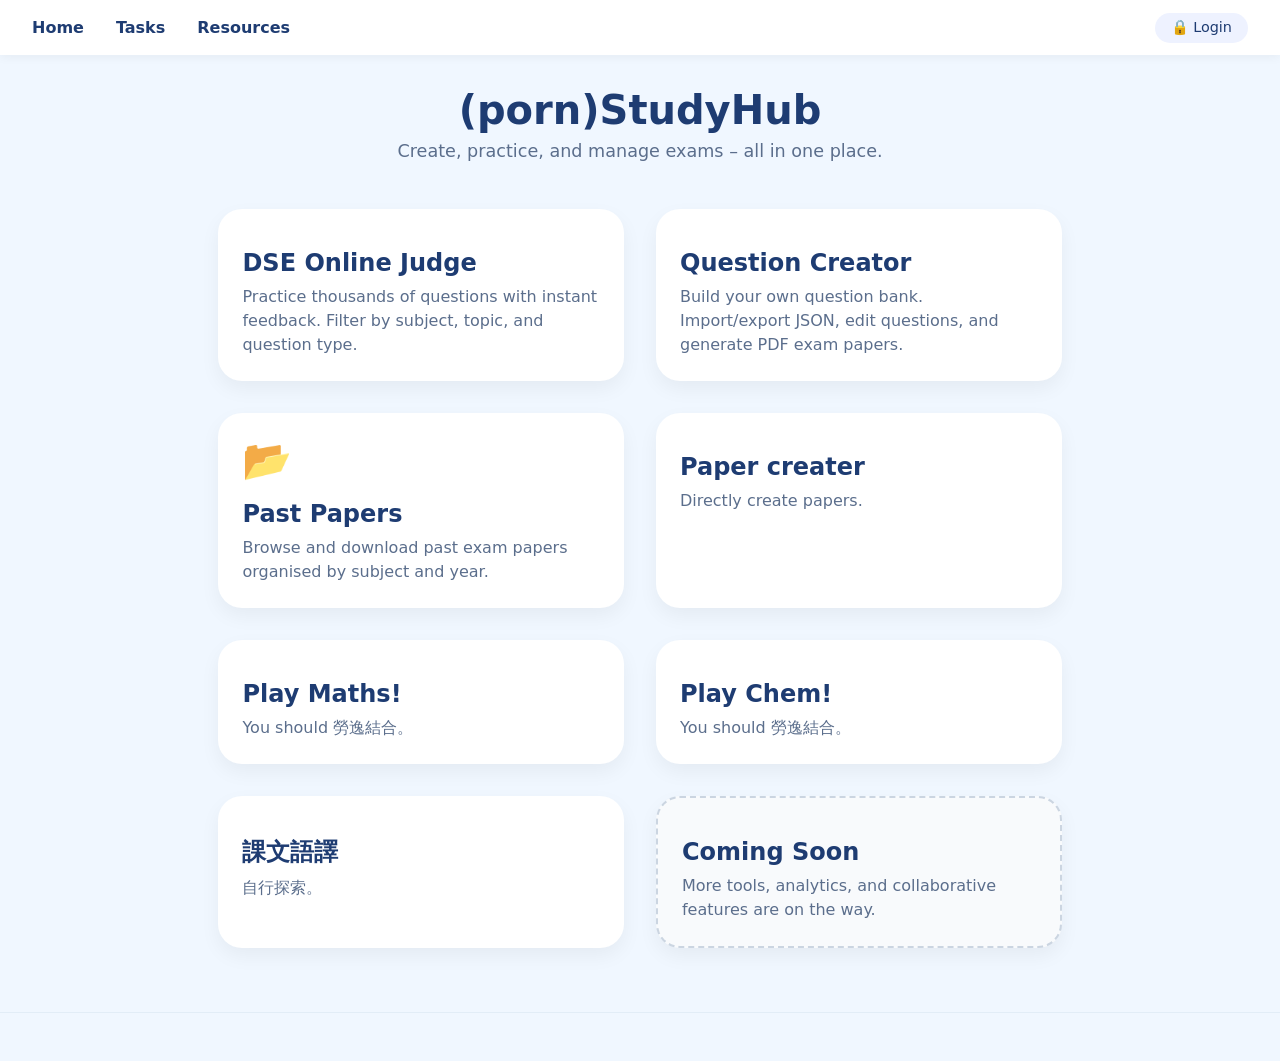
<file: index.html>
<!DOCTYPE html>
<html lang="en">
<head>
    <meta charset="UTF-8">
    <meta name="viewport" content="width=device-width, initial-scale=1.0, user-scalable=yes">
    <title>Home | Quiz Maker Hub</title>
    <style>
        * {
            margin: 0;
            padding: 0;
            box-sizing: border-box;
            font-family: 'Segoe UI', 'Roboto', system-ui, sans-serif;
        }

        body {
            background: #f0f7ff;
            min-height: 100vh;
            display: flex;
            flex-direction: column;
        }

        /* Top Bar */
        .top-bar {
            background: white;
            box-shadow: 0 2px 10px rgba(0,0,0,0.05);
            padding: 0.8rem 2rem;
            display: flex;
            justify-content: space-between;
            align-items: center;
            flex-wrap: wrap;
            gap: 1rem;
        }

        .nav-links {
            display: flex;
            gap: 2rem;
            align-items: center;
        }

        .nav-links a {
            text-decoration: none;
            color: #1e3c72;
            font-weight: 600;
            transition: color 0.2s;
        }

        .nav-links a:hover {
            color: #2c7da0;
        }

        .login-area {
            position: relative;
        }

        .login-button {
            background: #eef2ff;
            padding: 0.4rem 1rem;
            border-radius: 2rem;
            font-size: 0.9rem;
            color: #1e3c72;
            cursor: pointer;
            transition: background 0.2s;
        }

        .login-button:hover {
            background: #e0e8ff;
        }

        /* Dropdown menu */
        .dropdown-menu {
            position: absolute;
            top: 100%;
            right: 0;
            background: white;
            border-radius: 1rem;
            box-shadow: 0 4px 12px rgba(0,0,0,0.1);
            padding: 0.5rem 0;
            min-width: 120px;
            display: none;
            z-index: 10;
        }

        .dropdown-menu a {
            display: block;
            padding: 0.5rem 1rem;
            text-decoration: none;
            color: #1e3c72;
            transition: background 0.2s;
        }

        .dropdown-menu a:hover {
            background: #f0f4fa;
        }

        /* Modal overlay */
        .modal {
            display: none;
            position: fixed;
            top: 0;
            left: 0;
            width: 100%;
            height: 100%;
            background: rgba(0,0,0,0.5);
            z-index: 100;
            align-items: center;
            justify-content: center;
        }

        .modal-content {
            background: white;
            border-radius: 1.5rem;
            padding: 2rem;
            width: 90%;
            max-width: 400px;
            box-shadow: 0 20px 35px rgba(0,0,0,0.2);
        }

        .modal-content h3 {
            margin-bottom: 1rem;
            color: #1e3c72;
        }

        .modal-content input {
            width: 100%;
            padding: 0.6rem 0.8rem;
            margin-bottom: 1rem;
            border: 1.5px solid #dfe7ef;
            border-radius: 1rem;
            font-size: 0.9rem;
        }

        .modal-content button {
            width: 100%;
            background: #2c7da0;
            color: white;
            border: none;
            padding: 0.6rem;
            border-radius: 2rem;
            font-weight: 600;
            cursor: pointer;
            transition: background 0.2s;
        }

        .modal-content button:hover {
            background: #1f5e7a;
        }

        .close-modal {
            margin-top: 1rem;
            background: none;
            color: #5b6e8c;
            border: 1px solid #cbd5e1;
        }

        /* Main content (same as before) */
        .container {
            max-width: 1200px;
            margin: 0 auto;
            padding: 2rem 1rem;
            flex: 1;
        }

        .hero {
            text-align: center;
            margin-bottom: 3rem;
        }

        .hero h1 {
            font-size: 2.5rem;
            color: #1e3c72;
            margin-bottom: 0.5rem;
        }

        .hero p {
            color: #5b6e8c;
            font-size: 1.1rem;
        }

        .features {
            display: grid;
            grid-template-columns: repeat(auto-fit, minmax(300px, 1fr));
            gap: 2rem;
        }

        .card {
            background: white;
            border-radius: 1.5rem;
            padding: 1.5rem;
            box-shadow: 0 8px 20px rgba(0,0,0,0.05);
            transition: transform 0.2s, box-shadow 0.2s;
            text-decoration: none;
            color: inherit;
            display: block;
        }

        .card:hover {
            transform: translateY(-5px);
            box-shadow: 0 12px 28px rgba(0,0,0,0.1);
        }

        .card-icon {
            font-size: 2.5rem;
            margin-bottom: 1rem;
        }

        .card h3 {
            font-size: 1.5rem;
            margin-bottom: 0.5rem;
            color: #1e3c72;
        }

        .card p {
            color: #5b6e8c;
            line-height: 1.5;
        }

        footer {
            text-align: center;
            padding: 1.5rem;
            color: #8ba0bc;
            border-top: 1px solid #e2edf7;
            margin-top: 2rem;
        }

        @media (max-width: 700px) {
            .top-bar {
                flex-direction: column;
                text-align: center;
            }
            .nav-links {
                justify-content: center;
            }
            .hero h1 {
                font-size: 2rem;
            }
        }
    </style>
</head>
<body>
    <div class="top-bar">
        <div class="nav-links">
            <a href="index.html">Home</a>
            <a href="./task/index.html">Tasks</a>
            <a href="resources.html">Resources</a>
        </div>
        <div class="login-area" id="loginArea">
            <div class="login-button" id="loginButton">Loading...</div>
            <div class="dropdown-menu" id="dropdownMenu">
                <a href="#" id="logoutLink">Logout</a>
            </div>
        </div>
    </div>

    <!-- Login Modal -->
    <div id="loginModal" class="modal">
        <div class="modal-content">
            <h3>Login</h3>
            <input type="text" id="usernameInput" placeholder="Username">
            <input type="password" id="passwordInput" placeholder="Password">
            <button id="loginSubmit">Login</button>
            <button class="close-modal" id="closeModalBtn">Cancel</button>
        </div>
    </div>

    <div class="container">
        <div class="hero">
            <h1>(porn)StudyHub</h1>
            <p>Create, practice, and manage exams – all in one place.</p>
        </div>

        <div class="features">
            <a href="./oj/index.html" class="card">
                <div class="card-icon"></div>
                <h3>DSE Online Judge</h3>
                <p>Practice thousands of questions with instant feedback. Filter by subject, topic, and question type.</p>
            </a>
            <a href="./create" class="card">
                <div class="card-icon"></div>
                <h3>Question Creator</h3>
                <p>Build your own question bank. Import/export JSON, edit questions, and generate PDF exam papers.</p>
            </a>
            <a href="./pastpaper/index.html" class="card">
                <div class="card-icon">📂</div>
                <h3>Past Papers</h3>
                <p>Browse and download past exam papers organised by subject and year.</p>
            </a>
            <a href="./paper/index.html" class="card">
                <div class="card-icon"></div>
                <h3>Paper creater</h3>
                <p>Directly create papers.</p>
            </a>
            <a href="./games_hrd/index.html" class="card">
                <div class="card-icon"></div>
                <h3>Play Maths!</h3>
                <p>You should 勞逸結合。</p>
            </a>
            <a href="./games_chem/index.html" class="card">
                <div class="card-icon"></div>
                <h3>Play Chem!</h3>
                <p>You should 勞逸結合。</p>
            </a>
            <a href="./c_tsl/index.html" class="card">
                <div class="card-icon"></div>
                <h3>課文語譯</h3>
                <p>自行探索。</p>
            </a>
            <div class="card" style="background: #f8fafc; border: 2px dashed #cbd5e1;">
                <div class="card-icon"></div>
                <h3>Coming Soon</h3>
                <p>More tools, analytics, and collaborative features are on the way.</p>
            </div>
            
        </div>
    </div>

    <footer>
        
    </footer>
    
    <script src="account.js"></script>
    <script>
      
        // DOM elements
        const loginButton = document.getElementById('loginButton');
        const dropdownMenu = document.getElementById('dropdownMenu');
        const loginModal = document.getElementById('loginModal');
        const usernameInput = document.getElementById('usernameInput');
        const passwordInput = document.getElementById('passwordInput');
        const loginSubmit = document.getElementById('loginSubmit');
        const closeModalBtn = document.getElementById('closeModalBtn');
        const logoutLink = document.getElementById('logoutLink');

        // Update UI based on currentUser
        function updateUI() {
            if (currentUser) {
                loginButton.textContent = `👤 ${currentUser.username}`;
                dropdownMenu.style.display = 'none'; // hide dropdown initially
            } else {
                loginButton.textContent = `🔒 Login`;
                dropdownMenu.style.display = 'none';
            }
        }

        // Show dropdown on click (only if logged in)
        loginButton.addEventListener('click', (e) => {
            e.stopPropagation();
            if (currentUser) {
                // Toggle dropdown
                dropdownMenu.style.display = dropdownMenu.style.display === 'block' ? 'none' : 'block';
            } else {
                // Show login modal
                loginModal.style.display = 'flex';
            }
        });

        // Hide dropdown when clicking elsewhere
        document.addEventListener('click', (e) => {
            if (!loginArea.contains(e.target)) {
                dropdownMenu.style.display = 'none';
            }
        });

        // Login submission
        loginSubmit.addEventListener('click', () => {
            const username = usernameInput.value.trim();
            const password = passwordInput.value.trim();
            const user = authenticate(username, password);
            if (user) {
                saveCurrentUser(user);
                updateUI();
                loginModal.style.display = 'none';
                usernameInput.value = '';
                passwordInput.value = '';
            } else {
                alert('Invalid username or password');
            }
        });

        // Close modal
        function closeModal() {
            loginModal.style.display = 'none';
        }
        closeModalBtn.addEventListener('click', closeModal);
        window.addEventListener('click', (e) => {
            if (e.target === loginModal) closeModal();
        });

        // Logout
        logoutLink.addEventListener('click', (e) => {
            e.preventDefault();
            saveCurrentUser(null);
            updateUI();
            dropdownMenu.style.display = 'none';
        });

        // Initial update
        updateUI();
    </script>
</body>
</html>
</file>
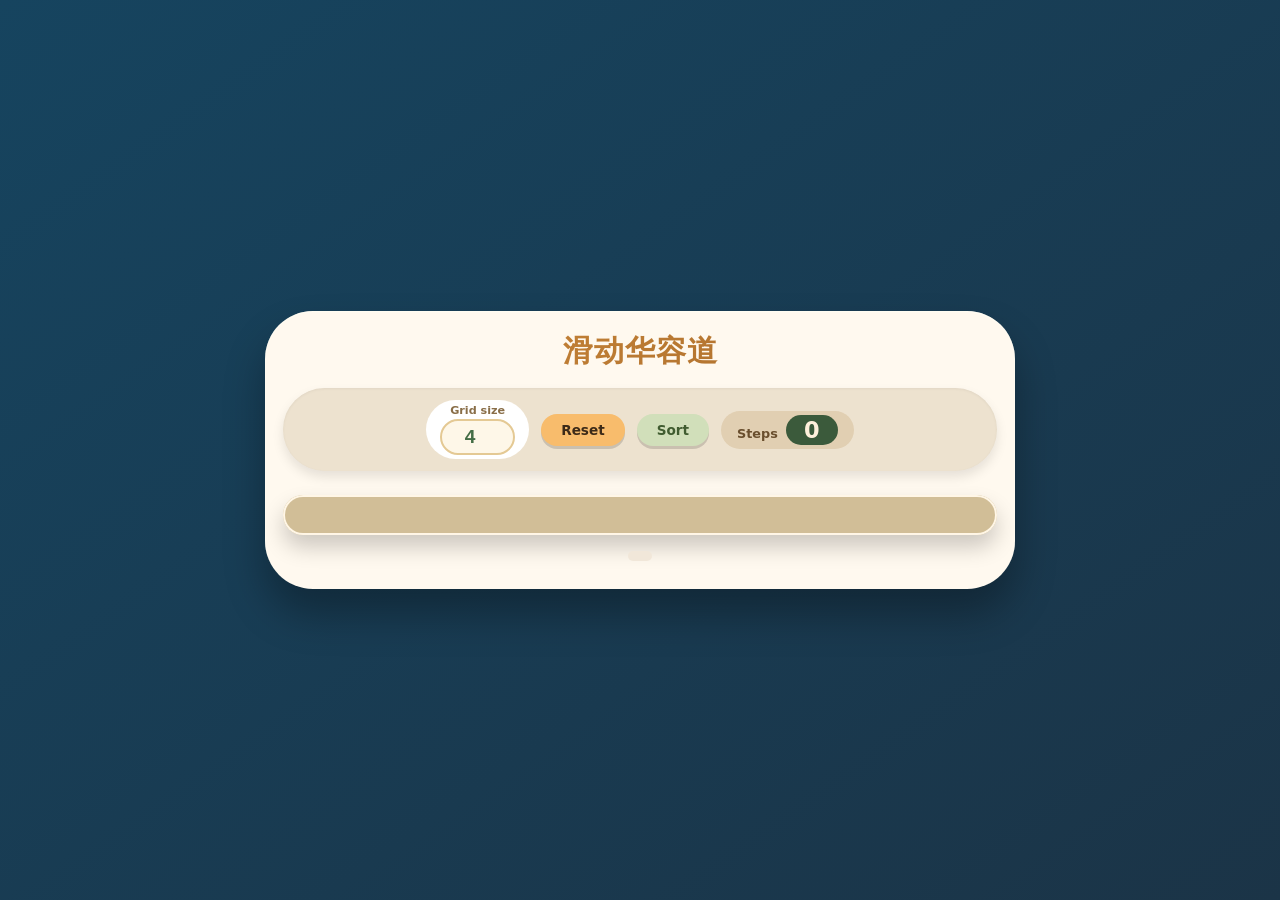
<file: games_hrd/index.html>
<!DOCTYPE html>
<html lang="zh-CN">
<head>
    <meta charset="UTF-8">
    <meta name="viewport" content="width=device-width, initial-scale=1.0, user-scalable=no, viewport-fit=cover">
    <title>game#1</title>
    <link rel="stylesheet" href="styles.css">
</head>
<body>
    <div class="game-container">
        <div class="game-card">
            <div class="header">
                <h1>滑动华容道</h1>
                <p class="subtitle"></p>
            </div>

            <div class="toolbar">
                <div class="size-control">
                    <label>Grid size</label>
                    <input type="number" id="gridSize" min="2" max="8" value="4" step="1">
                </div>
                <button id="randomBtn" class="btn primary">Reset</button>
                <button id="resetBtn" class="btn secondary">Sort</button>
                <div class="step-box">
                    <span>Steps</span>
                    <strong id="stepCount">0</strong>
                </div>
            </div>

            <!-- 拼图网格区域 -->
            <div id="puzzleGrid" class="puzzle-grid"></div>

            <div id="victoryToast" class="victory-toast hidden">Victory!</div>
            <div class="hint"></div>
        </div>
    </div>

    <script src="script.js"></script>
</body>
</html>
</file>
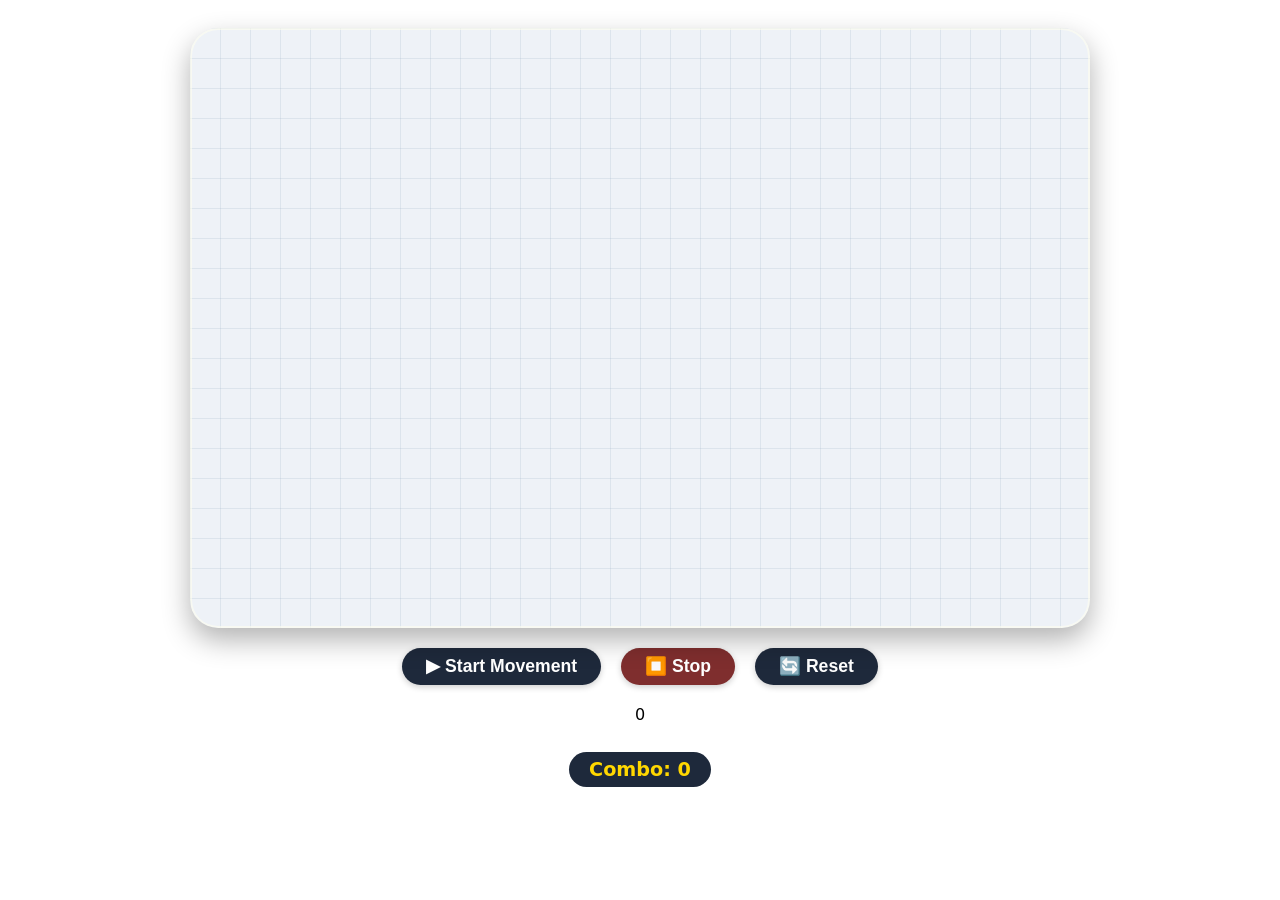
<file: phigros/index.html>
<!-- index.html -->
<!DOCTYPE html>
<html lang="en">
<head>
  <meta charset="UTF-8">
  <meta name="viewport" content="width=device-width, initial-scale=1.0, maximum-scale=1.0, user-scalable=no">
  <!-- <meta name="viewport" content="width=device-width, initial-scale=1.0, user-scalable=no"> -->
  <title>Phigros 1.0</title>
  <link rel="stylesheet" href="styles.css">
</head>
<body>
<div class="container">
  <div class="stage" id="stage">
    <div class="bottom-line"></div>
  </div>
  
  <div class="controls">
    <button id="startBtn">▶ Start Movement</button>
    <button id="stopBtn">⏹️ Stop</button>
    <button id="resetBtn">🔄 Reset</button>
  </div>
<span id="activeCount">0</span>
  <div class="combo">
    Combo: <span id="comboCount">0</span>
  </div>
  <!-- Audio element (hidden) -->
<audio id="bgm" src="bgm.mp3" preload="auto" loop></audio>

<!-- New controls row -->
<!-- <div class="audio-controls" style="display: flex; gap: 15px; margin-top: 15px;">
  <input type="number" id="speedMultiplier" step="0.05" value="1.0" min="0.5" max="2.0" style="width: 80px;">
  <label>⏱️ Audio delay (ms): <input type="number" id="audioDelay" value="0" step="50"></label>
</div> -->
</div>
<script src="script.js"></script>
</body>
</html>
</file>
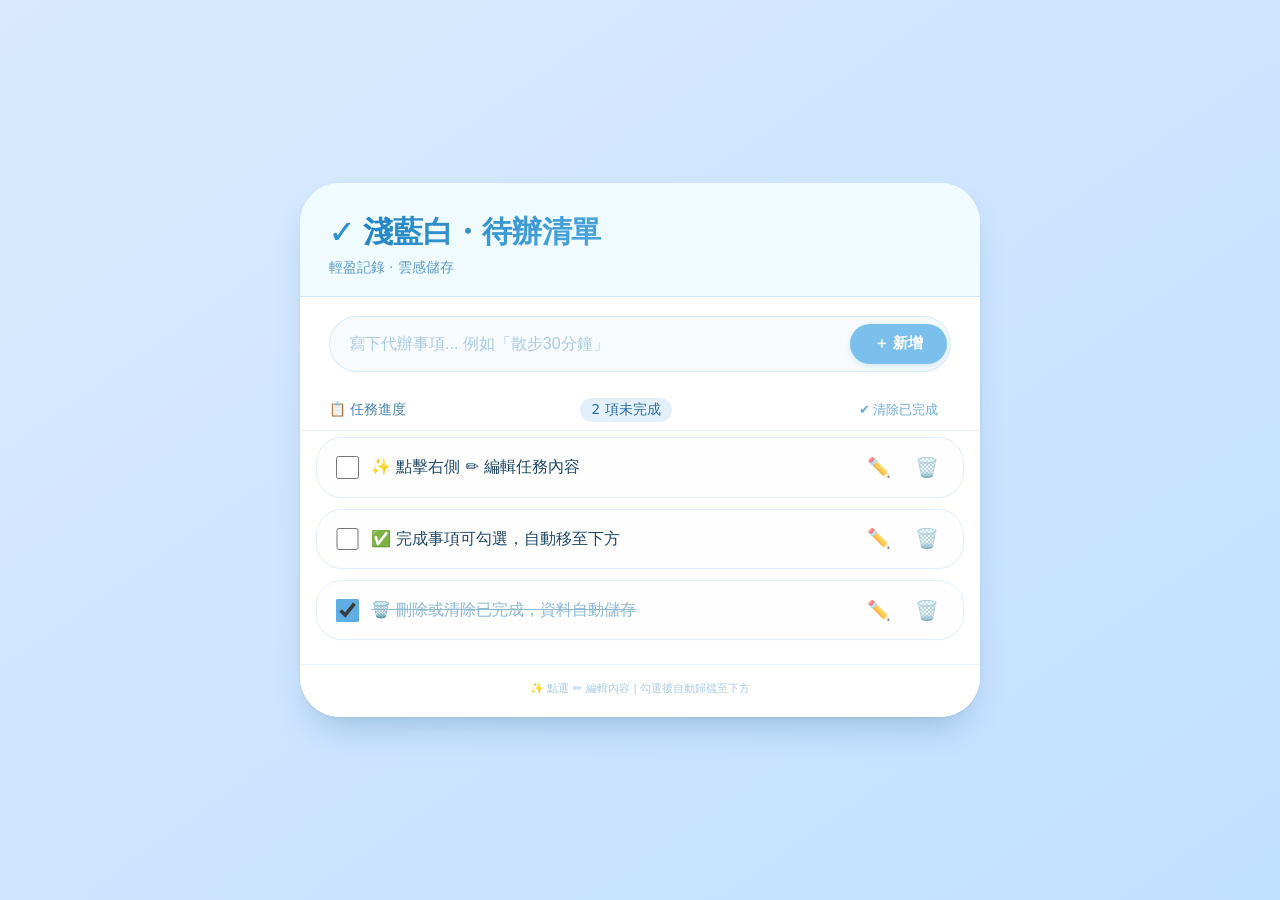
<file: task/index.html>
<!DOCTYPE html>
<html lang="zh-Hant">
<head>
    <meta charset="UTF-8">
    <meta name="viewport" content="width=device-width, initial-scale=1.0, viewport-fit=cover, user-scalable=yes">
    <title>淺藍白待辦清單 · 輕量記事本</title>
    <style>
        * {
            margin: 0;
            padding: 0;
            box-sizing: border-box;
            -webkit-tap-highlight-color: transparent;
        }

        body {
            background: linear-gradient(145deg, #d9eaff 0%, #c2e0ff 100%);
            font-family: 'Segoe UI', 'Roboto', 'Helvetica Neue', system-ui, -apple-system, sans-serif;
            padding: 2rem 1rem;
            min-height: 100vh;
            display: flex;
            justify-content: center;
            align-items: center;
        }

        /* 主卡片 — 淺藍白核心主題 */
        .todo-app {
            max-width: 680px;
            width: 100%;
            margin: 0 auto;
            background: #ffffff;
            border-radius: 2.5rem;
            box-shadow: 0 20px 35px -12px rgba(0, 80, 120, 0.25), 0 1px 3px rgba(0, 0, 0, 0.05);
            overflow: hidden;
            transition: all 0.2s ease;
        }

        /* 頁首區域 */
        .app-header {
            background: #f0fbff;
            padding: 1.8rem 1.8rem 1.2rem 1.8rem;
            border-bottom: 1px solid #cde9fe;
        }

        .app-header h1 {
            font-size: 1.9rem;
            font-weight: 600;
            background: linear-gradient(135deg, #1a7fbf, #4fa8e0);
            background-clip: text;
            -webkit-background-clip: text;
            color: transparent;
            letter-spacing: -0.3px;
            display: inline-flex;
            align-items: center;
            gap: 0.5rem;
        }

        .app-header h1::before {
            content: "✓";
            background: none;
            color: #2e93d0;
            font-size: 2rem;
            font-weight: 500;
        }

        .sub {
            font-size: 0.85rem;
            color: #5d9bc9;
            margin-top: 0.4rem;
            font-weight: 450;
        }

        /* 新增任務區塊 */
        .add-task-section {
            padding: 1.2rem 1.8rem 0.8rem 1.8rem;
            background: #ffffff;
        }

        .input-group {
            display: flex;
            gap: 0.8rem;
            align-items: center;
            background: #f7fbfe;
            border-radius: 3rem;
            padding: 0.2rem 0.2rem 0.2rem 1.2rem;
            border: 1px solid #d4eaff;
            transition: all 0.2s;
            box-shadow: 0 1px 2px rgba(0,0,0,0.02);
        }

        .input-group:focus-within {
            border-color: #7bbce6;
            box-shadow: 0 0 0 3px rgba(100, 180, 240, 0.2);
            background: #ffffff;
        }

        .task-input {
            flex: 1;
            padding: 0.9rem 0;
            border: none;
            background: transparent;
            font-size: 1rem;
            outline: none;
            color: #1f3e53;
            font-weight: 500;
        }

        .task-input::placeholder {
            color: #aacbe2;
            font-weight: 400;
        }

        .add-btn {
            background: #7bc0ed;
            border: none;
            color: white;
            font-weight: 600;
            padding: 0.6rem 1.5rem;
            border-radius: 2.5rem;
            font-size: 0.95rem;
            cursor: pointer;
            transition: 0.2s;
            display: flex;
            align-items: center;
            gap: 6px;
            box-shadow: 0 2px 6px rgba(70, 150, 210, 0.2);
        }

        .add-btn:hover {
            background: #5faadc;
            transform: scale(0.97);
            box-shadow: 0 1px 3px rgba(70, 150, 210, 0.3);
        }

        /* 統計與工具列 */
        .stats-bar {
            display: flex;
            justify-content: space-between;
            align-items: baseline;
            padding: 0.8rem 1.8rem 0.4rem 1.8rem;
            font-size: 0.85rem;
            color: #4682b4;
            border-bottom: 1px solid #e9f3fc;
            margin-bottom: 0.2rem;
        }

        .counter {
            background: #e3f0fa;
            padding: 0.2rem 0.7rem;
            border-radius: 40px;
            font-weight: 500;
            color: #2b6c9e;
        }

        .clear-completed {
            background: none;
            border: none;
            color: #6eacd4;
            cursor: pointer;
            font-size: 0.8rem;
            font-weight: 500;
            padding: 0.3rem 0.8rem;
            border-radius: 30px;
            transition: 0.2s;
        }

        .clear-completed:hover {
            background: #eef5fc;
            color: #2f7eb0;
        }

        /* 待辦列表容器 */
        .todo-list-container {
            padding: 0.2rem 1rem 1.5rem 1rem;
            background: #ffffff;
        }

        .todo-list {
            list-style: none;
            display: flex;
            flex-direction: column;
            gap: 0.7rem;
        }

        /* 每個任務項目 — 淺白藍卡片風格 */
        .todo-item {
            background: #fefeff;
            border-radius: 1.6rem;
            padding: 0.8rem 1rem 0.8rem 1.2rem;
            display: flex;
            align-items: center;
            gap: 0.8rem;
            transition: all 0.2s;
            border: 1px solid #e1f0fe;
            box-shadow: 0 1px 2px rgba(0, 0, 0, 0.02);
        }

        .todo-item:hover {
            background: #fafdff;
            border-color: #cae5fc;
            box-shadow: 0 4px 10px rgba(70, 140, 200, 0.08);
        }

        /* 自定義 checkbox */
        .todo-check {
            width: 1.4rem;
            height: 1.4rem;
            accent-color: #5faee3;
            cursor: pointer;
            flex-shrink: 0;
            transition: 0.1s;
        }

        .todo-text {
            flex: 1;
            font-size: 1rem;
            font-weight: 500;
            color: #1f4868;
            word-break: break-word;
            padding: 0.2rem 0;
            transition: 0.2s;
            line-height: 1.4;
        }

        /* 完成項目樣式 */
        .todo-item.completed .todo-text {
            text-decoration: line-through;
            color: #8eb9d4;
            font-weight: 400;
        }

        /* 按鈕組 */
        .todo-actions {
            display: flex;
            gap: 0.5rem;
            flex-shrink: 0;
        }

        .edit-btn, .delete-btn {
            background: transparent;
            border: none;
            font-size: 1.2rem;
            cursor: pointer;
            padding: 0.3rem 0.5rem;
            border-radius: 2rem;
            transition: 0.2s;
            display: inline-flex;
            align-items: center;
            justify-content: center;
            opacity: 0.7;
        }

        .edit-btn:hover {
            background: #e3f0fa;
            opacity: 1;
            transform: scale(1.05);
        }

        .delete-btn:hover {
            background: #ffe7e5;
            opacity: 1;
            color: #dc6b5c;
            transform: scale(1.05);
        }

        /* 空狀態提示 */
        .empty-message {
            text-align: center;
            padding: 2.5rem 1rem;
            color: #96bbd9;
            font-size: 0.95rem;
            background: #fbfeff;
            border-radius: 2rem;
            margin-top: 0.5rem;
            border: 1px dashed #cde2f5;
        }

        /* 底部小裝飾 */
        .footer-note {
            text-align: center;
            font-size: 0.7rem;
            color: #aacbe2;
            padding: 1rem 1rem 1.3rem;
            border-top: 1px solid #ecf5fd;
            background: #ffffff;
        }

        @media (max-width: 520px) {
            body {
                padding: 1rem 0.8rem;
            }
            .todo-item {
                padding: 0.7rem 0.8rem;
                gap: 0.6rem;
            }
            .add-btn {
                padding: 0.5rem 1.2rem;
            }
            .app-header h1 {
                font-size: 1.6rem;
            }
            .input-group {
                padding-left: 1rem;
            }
        }

        /* 平滑滾動 */
        button {
            cursor: pointer;
        }
    </style>
</head>
<body>

<div class="todo-app">
    <div class="app-header">
        <h1>淺藍白・待辦清單</h1>
        <div class="sub">輕盈記錄 · 雲感儲存</div>
    </div>

    <div class="add-task-section">
        <div class="input-group">
            <input type="text" class="task-input" id="newTaskInput" placeholder="寫下代辦事項... 例如「散步30分鐘」" autocomplete="off">
            <button class="add-btn" id="addTaskBtn">＋ 新增</button>
        </div>
    </div>

    <div class="stats-bar">
        <span>📋 任務進度</span>
        <span class="counter" id="taskCounter">0 項未完成</span>
        <button class="clear-completed" id="clearCompletedBtn">✔ 清除已完成</button>
    </div>

    <div class="todo-list-container">
        <ul class="todo-list" id="todoList">
            <!-- 動態渲染任務列表 -->
        </ul>
    </div>
    <div class="footer-note">
        ✨ 點選 ✏️ 編輯內容 | 勾選後自動歸檔至下方
    </div>
</div>

<script>
    // ---------- 資料模型 ----------
    let tasks = [];      // 每個任務物件 { id, text, completed }

    // DOM 元素
    const todoListEl = document.getElementById('todoList');
    const newTaskInput = document.getElementById('newTaskInput');
    const addBtn = document.getElementById('addTaskBtn');
    const clearCompletedBtn = document.getElementById('clearCompletedBtn');
    const taskCounterSpan = document.getElementById('taskCounter');

    // 儲存至 localStorage
    function saveToLocalStorage() {
        try {
            localStorage.setItem('shallowBlueTodo', JSON.stringify(tasks));
        } catch(e) {
            console.warn('儲存失敗', e);
        }
    }

    // 載入本地資料，若無則加入預設兩個範例任務（淺藍白風格示範）
    function loadFromLocalStorage() {
        const stored = localStorage.getItem('shallowBlueTodo');
        if (stored) {
            try {
                const parsed = JSON.parse(stored);
                if (Array.isArray(parsed)) {
                    tasks = parsed;
                    return;
                }
            } catch(e) {}
        }
        // 預設優雅範例 (淺藍白主題展示)
        tasks = [
            { id: Date.now() + 1, text: '✨ 點擊右側 ✏️ 編輯任務內容', completed: false },
            { id: Date.now() + 2, text: '✅ 完成事項可勾選，自動移至下方', completed: false },
            { id: Date.now() + 3, text: '🗑️ 刪除或清除已完成，資料自動儲存', completed: true }
        ];
        saveToLocalStorage();
    }

    // 輔助：更新計數器 (未完成數量)
    function updateCounter() {
        const pendingCount = tasks.filter(task => !task.completed).length;
        taskCounterSpan.innerText = `${pendingCount} 項未完成`;
    }

    // 渲染清單 (排序: 未完成在上，已完成在下)
    function renderTodoList() {
        if (!todoListEl) return;

        // 排序：false (未完成) 在前， true (完成) 在後，保持穩定順序（原本id順序保留但依completed群組）
        const sortedTasks = [...tasks].sort((a, b) => {
            // 未完成的排前面 (false => 0, true => 1)
            return a.completed === b.completed ? 0 : a.completed ? 1 : -1;
        });

        if (sortedTasks.length === 0) {
            todoListEl.innerHTML = `<li class="empty-message">📭 清空狀態 · 新增一項代辦吧</li>`;
            updateCounter();
            return;
        }

        // 產生所有任務 HTML
        const fragment = document.createDocumentFragment();
        sortedTasks.forEach(task => {
            const li = document.createElement('li');
            li.className = `todo-item ${task.completed ? 'completed' : ''}`;
            li.dataset.id = task.id;

            // 內部結構
            li.innerHTML = `
                <input type="checkbox" class="todo-check" ${task.completed ? 'checked' : ''} data-id="${task.id}">
                <span class="todo-text">${escapeHtml(task.text)}</span>
                <div class="todo-actions">
                    <button class="edit-btn" data-id="${task.id}" title="編輯任務">✏️</button>
                    <button class="delete-btn" data-id="${task.id}" title="刪除任務">🗑️</button>
                </div>
            `;
            fragment.appendChild(li);
        });

        todoListEl.innerHTML = '';
        todoListEl.appendChild(fragment);
        updateCounter();
    }

    // 簡單防 XSS
    function escapeHtml(str) {
        if (!str) return '';
        return str.replace(/[&<>]/g, function(m) {
            if (m === '&') return '&amp;';
            if (m === '<') return '&lt;';
            if (m === '>') return '&gt;';
            return m;
        }).replace(/[\uD800-\uDBFF][\uDC00-\uDFFF]/g, function(c) {
            return c;
        });
    }

    // 新增任務
    function addTask() {
        let text = newTaskInput.value.trim();
        if (text === "") {
            // 簡單提示但不過度打擾，輕柔提醒
            const tempPlaceholder = newTaskInput.placeholder;
            newTaskInput.placeholder = "請輸入一些內容～";
            newTaskInput.style.backgroundColor = "#fff6e5";
            setTimeout(() => {
                newTaskInput.placeholder = tempPlaceholder;
                newTaskInput.style.backgroundColor = "";
            }, 1000);
            return;
        }
        // 避免重複過長但無限制
        const newId = Date.now() + Math.floor(Math.random() * 10000);
        tasks.push({
            id: newId,
            text: text,
            completed: false,
        });
        saveToLocalStorage();
        renderTodoList();
        newTaskInput.value = "";
        newTaskInput.focus();
    }

    // 刪除任務
    function deleteTaskById(taskId) {
        tasks = tasks.filter(task => task.id !== taskId);
        saveToLocalStorage();
        renderTodoList();
    }

    // 切換完成狀態
    function toggleComplete(taskId, isChecked) {
        const targetTask = tasks.find(task => task.id === taskId);
        if (targetTask) {
            targetTask.completed = isChecked;
            saveToLocalStorage();
            renderTodoList();  // 重新渲染會依照完成狀態排序（未完成會上升）
        }
    }

    // 編輯任務 (使用 prompt 簡單優雅)
    function editTaskById(taskId) {
        const task = tasks.find(t => t.id === taskId);
        if (!task) return;
        let newText = prompt("✏️ 編輯待辦事項", task.text);
        if (newText !== null) {
            newText = newText.trim();
            if (newText === "") {
                // 若清空不修改，簡單提醒保留原樣
                alert("內容不可為空白，未作修改");
                return;
            }
            task.text = newText;
            saveToLocalStorage();
            renderTodoList();
        }
    }

    // 清除所有已完成任務
    function clearCompletedTasks() {
        const hasCompleted = tasks.some(task => task.completed === true);
        if (!hasCompleted) {
            // 輕提示無已完成項目
            const tempMsg = taskCounterSpan.innerText;
            taskCounterSpan.innerText = "✨ 無已完成項目";
            setTimeout(() => {
                updateCounter();
            }, 800);
            return;
        }
        tasks = tasks.filter(task => !task.completed);
        saveToLocalStorage();
        renderTodoList();
    }

    // ---------- 事件委託 (高效處理所有動態按鈕與checkbox) ----------
    function setupDelegation() {
        // 整個 todo-list 容器委託 (checkbox 改變 & 編輯刪除按鈕)
        todoListEl.addEventListener('change', (e) => {
            const checkbox = e.target.closest('.todo-check');
            if (checkbox && checkbox.dataset.id) {
                const taskId = Number(checkbox.dataset.id);
                const isChecked = checkbox.checked;
                toggleComplete(taskId, isChecked);
                e.stopPropagation();
            }
        });

        todoListEl.addEventListener('click', (e) => {
            // 編輯按鈕
            const editBtn = e.target.closest('.edit-btn');
            if (editBtn && editBtn.dataset.id) {
                const taskId = Number(editBtn.dataset.id);
                editTaskById(taskId);
                e.preventDefault();
                return;
            }
            // 刪除按鈕
            const deleteBtn = e.target.closest('.delete-btn');
            if (deleteBtn && deleteBtn.dataset.id) {
                const taskId = Number(deleteBtn.dataset.id);
                deleteTaskById(taskId);
                e.preventDefault();
                return;
            }
        });
    }

    // 鍵盤支援: 在輸入框按 Enter 新增任務
    function bindEnterKey() {
        if (newTaskInput) {
            newTaskInput.addEventListener('keypress', (e) => {
                if (e.key === 'Enter') {
                    e.preventDefault();
                    addTask();
                }
            });
        }
    }

    // 初始化及額外功能（清除已完成按鈕監聽）
    function initApp() {
        loadFromLocalStorage();
        renderTodoList();
        setupDelegation();
        bindEnterKey();
        // 清除已完成按鈕監聽
        if (clearCompletedBtn) {
            clearCompletedBtn.addEventListener('click', () => {
                clearCompletedTasks();
            });
        }
        // 新增按鈕監聽
        if (addBtn) {
            addBtn.addEventListener('click', (e) => {
                e.preventDefault();
                addTask();
            });
        }
        // 簡單的即時儲存監聽 (視窗關閉前無需額外，每次操作已儲存)
    }

    // 啟動應用
    initApp();
</script>
</body>
</html>
</file>
<file: games_hrd/styles.css>
/* styles.css — 华容道样式 + 移动端触摸优化 + 滑动动画 */
* {
    margin: 0;
    padding: 0;
    box-sizing: border-box;
    user-select: none;
    -webkit-tap-highlight-color: transparent;
}

body {
    background: linear-gradient(145deg, #16445f 0%, #1b3447 100%);
    min-height: 100vh;
    display: flex;
    justify-content: center;
    align-items: center;
    font-family: 'Segoe UI', 'Roboto', 'Noto Sans', system-ui, 'PingFang SC', 'Microsoft YaHei', sans-serif;
    padding: 16px;
    overflow-y: auto;
}

.game-container {
    width: 100%;
    max-width: 750px;
    margin: 0 auto;
}

.game-card {
    background: #fff9ef;
    border-radius: 48px;
    padding: 20px 18px 28px;
    box-shadow: 0 25px 40px rgba(0, 0, 0, 0.3), inset 0 1px 2px rgba(255, 255, 245, 0.8);
    transition: all 0.2s;
}

.header {
    text-align: center;
    margin-bottom: 16px;
}

h1 {
    font-size: 1.9rem;
    font-weight: 800;
    background: linear-gradient(135deg, #cf8b3a, #a5682a);
    background-clip: text;
    -webkit-background-clip: text;
    color: transparent;
    letter-spacing: 1px;
}

.subtitle {
    font-size: 0.8rem;
    color: #b28b5a;
    margin-top: 4px;
}

/* 工具栏 */
.toolbar {
    display: flex;
    flex-wrap: wrap;
    justify-content: center;
    align-items: center;
    gap: 12px;
    background: #ede2cf;
    padding: 12px 18px;
    border-radius: 60px;
    margin-bottom: 24px;
    box-shadow: inset 0 1px 3px rgba(0,0,0,0.05), 0 6px 12px rgba(0,0,0,0.1);
}

.size-control {
    display: flex;
    flex-direction: column;
    align-items: center;
    background: white;
    padding: 4px 14px;
    border-radius: 36px;
    gap: 2px;
}

.size-control label {
    font-size: 0.7rem;
    font-weight: bold;
    color: #896e48;
}

.size-control input {
    width: 75px;
    padding: 5px 0;
    text-align: center;
    font-size: 1.2rem;
    font-weight: bold;
    border: 2px solid #e4c994;
    border-radius: 36px;
    background: #fef7e8;
    outline: none;
    color: #446d46;
}

.size-control input:focus {
    border-color: #f5ac5a;
    box-shadow: 0 0 0 2px #ffe0b0;
}

.btn {
    border: none;
    font-weight: bold;
    padding: 8px 20px;
    border-radius: 40px;
    font-size: 0.85rem;
    cursor: pointer;
    transition: 0.08s linear;
    box-shadow: 0 3px 0 rgba(0, 0, 0, 0.15);
    font-family: inherit;
}

.btn:active {
    transform: translateY(2px);
    box-shadow: 0 1px 0 rgba(0, 0, 0, 0.15);
}

.btn.primary {
    background: #f8bc6c;
    color: #3c2a18;
}

.btn.secondary {
    background: #d1dfba;
    color: #405c30;
}

.step-box {
    background: #e1cfb2;
    padding: 4px 16px;
    border-radius: 36px;
    display: flex;
    gap: 8px;
    align-items: baseline;
    font-weight: bold;
}

.step-box span {
    font-size: 0.8rem;
    color: #6a4f2e;
}

.step-box strong {
    font-size: 1.4rem;
    background: #3b5a3b;
    padding: 2px 12px;
    border-radius: 30px;
    color: #fef0db;
    min-width: 52px;
    text-align: center;
}

/* 拼图网格 — 支持大尺寸自适应 */
.puzzle-grid {
    display: grid;
    justify-content: center;
    gap: 8px;
    background-color: #d1be97;
    padding: 20px 12px;
    border-radius: 48px;
    margin: 8px 0 16px;
    box-shadow: inset 0 0 0 2px #fff6e6, 0 12px 22px rgba(0, 0, 0, 0.2);
    overflow-x: auto;
    /* 保证大网格可横向滑动，但为了体验尽量不溢出 */
    -webkit-overflow-scrolling: touch;
}

/* 每个数字块 */
.tile {
    aspect-ratio: 1 / 1;
    background: radial-gradient(circle at 35% 30%, #fff5e4, #ffe1ba);
    border-radius: 18px;
    display: flex;
    align-items: center;
    justify-content: center;
    font-size: calc(18px + 1vw);
    font-weight: 800;
    color: #4d351a;
    box-shadow: 0 6px 0 #b57d46;
    cursor: pointer;
    transition: 0.08s linear;
    font-family: monospace;
    touch-action: none;  /* 禁止触摸滚动，让手势完全由JS控制，避免页面滑动 */
    will-change: transform;
}

/* 空白格特殊样式 */
.tile.empty {
    background: #cfbf9a;
    box-shadow: inset 0 1px 5px rgba(0,0,0,0.1), 0 2px 4px rgba(0,0,0,0.1);
    color: #9e8a65;
    display: flex;
    align-items: center;
    justify-content: center;
}

.tile.empty::after {
    content: "⬚";
    font-size: 2rem;
    opacity: 0.55;
    font-weight: 300;
}

.tile.empty span {
    display: none;
}

/* 交换动画: 脉冲光效 + 轻微缩放 */
.tile-animate {
    animation: tilePop 0.22s cubic-bezier(0.2, 0.9, 0.4, 1.1) forwards;
}

@keyframes tilePop {
    0% {
        transform: scale(1);
        filter: brightness(1);
        box-shadow: 0 6px 0 #b57d46;
    }
    40% {
        transform: scale(0.92);
        filter: brightness(1.2);
        box-shadow: 0 3px 0 #b57d46;
    }
    80% {
        transform: scale(1.02);
        filter: brightness(1.05);
    }
    100% {
        transform: scale(1);
        filter: brightness(1);
        box-shadow: 0 6px 0 #b57d46;
    }
}

/* 胜利光效 */
.puzzle-grid.win-glow .tile {
    filter: drop-shadow(0 0 5px gold);
    transition: filter 0.2s;
}

.victory-toast {
    text-align: center;
    background: #9fd178;
    font-weight: bold;
    padding: 12px;
    border-radius: 40px;
    font-size: 1rem;
    color: #265c26;
    margin: 8px 0 10px;
    transition: all 0.2s;
    box-shadow: 0 0 0 2px #fbffc4;
}

.victory-toast.hidden {
    display: none;
}

.hint {
    font-size: 0.7rem;
    text-align: center;
    color: #af926b;
    background: #f1e7d9;
    padding: 5px 12px;
    border-radius: 28px;
    width: fit-content;
    margin: 6px auto 0;
}

/* 响应式：大尺寸自动缩小间距与字号 */
@media (max-width: 550px) {
    .game-card {
        padding: 14px 12px 20px;
    }
    .toolbar {
        gap: 8px;
        padding: 8px 12px;
    }
    .btn {
        padding: 6px 14px;
        font-size: 0.75rem;
    }
    .step-box strong {
        font-size: 1.2rem;
        min-width: 44px;
    }
    .puzzle-grid {
        gap: 6px;
        padding: 12px 8px;
    }
    .tile {
        font-size: calc(15px + 1.2vw);
        border-radius: 14px;
    }
    .tile.empty::after {
        font-size: 1.6rem;
    }
}

/* 针对超大网格 (7x8 等) 进一步缩小字体和间距 */
@media (max-width: 500px) and (min-width: 380px) {
    .puzzle-grid {
        gap: 5px;
    }
    .tile {
        font-size: 14px;
    }
}
</file>
<file: phigros/styles.css>
/* styles.css */
* {
  user-select: none;
  -webkit-user-select: none;
  -moz-user-select: none;
  -ms-user-select: none;
}
.stage {
  position: relative;
  width: 900px;
  height: 600px;
  background: #eef2f7;
  background-image: 
    linear-gradient(rgba(150,170,190,0.2) 1px, transparent 1px),
    linear-gradient(90deg, rgba(150,170,190,0.2) 1px, transparent 1px);
  background-size: 30px 30px;
  border-radius: 28px;
  overflow: hidden;
  box-shadow: inset 0 0 0 2px rgba(255,255,240,0.6), 0 12px 28px rgba(0,0,0,0.3);
  cursor: crosshair;
  margin: 0 auto;
  touch-action: none; /* prevents vertical scrolling while dragging/flicking */
}

.tap {
  position: absolute;
  width: 135px;
  height: 12px;
  background: #3b82f6;
  border-radius: 12px;
  box-shadow: 0 2px 6px rgba(0,0,0,0.2), inset 0 1px 0 rgba(255,255,255,0.5);
  will-change: left, top;
  pointer-events: none;
  z-index: 10;
}

.drag {
  position: absolute;
  width: 100px;
  height: 12px;
  background: #3b82f6;
  border-radius: 12px;
  box-shadow: 0 2px 6px rgba(0,0,0,0.2), inset 0 1px 0 rgba(255,255,255,0.5);
  will-change: left, top;
  pointer-events: none;
  z-index: 10;
}

.flick {
  position: absolute;
  width: 100px;
  height: 12px;
  background: #e64646;
  border-radius: 12px;
  box-shadow: 0 2px 6px rgba(0,0,0,0.2), inset 0 1px 0 rgba(255,255,255,0.5);
  will-change: left, top;
  pointer-events: none;
  z-index: 10;
}

.container {
  display: flex;
  flex-direction: column;
  align-items: center;
  gap: 20px;
  padding: 20px;
  font-family: system-ui, 'Segoe UI', monospace;
}

.controls {
  display: flex;
  gap: 20px;
}

button {
  background: #1e293b;
  border: none;
  font-size: 1.1rem;
  font-weight: 600;
  padding: 8px 24px;
  border-radius: 40px;
  color: white;
  cursor: pointer;
  transition: 0.2s;
  box-shadow: 0 2px 6px rgba(0,0,0,0.2);
}

button:hover {
  transform: scale(1.02);
  background: #2d3a4e;
}

.info {
  background: #2d3e4f80;
  backdrop-filter: blur(4px);
  padding: 6px 16px;
  border-radius: 50px;
  color: #f0f0f0;
  font-weight: 500;
}
.judgement_line {
  position: absolute;
  width: 1500px;
  height: 8px;
  background: #626262;
  border-radius: 12px;
  box-shadow: 0 2px 6px rgba(0,0,0,0.2), inset 0 1px 0 rgba(255,255,255,0.5);
  will-change: left, top;
  pointer-events: none;
  z-index: 10;
}
.combo {
  background: #1e293b;
  padding: 6px 20px;
  border-radius: 40px;
  color: gold;
  font-weight: bold;
  font-size: 1.2rem;
  margin-top: 8px;
}
body {
  touch-action: pan-y;        /* allows vertical scrolling but disables pinch‑zoom */
}

.stage {
  touch-action: none;         /* prevents any scrolling/zooming inside the game area */
}
#stopBtn {
  background: #7f2e2e;
}
#stopBtn:hover {
  background: #a13b3b;
}
</file>
